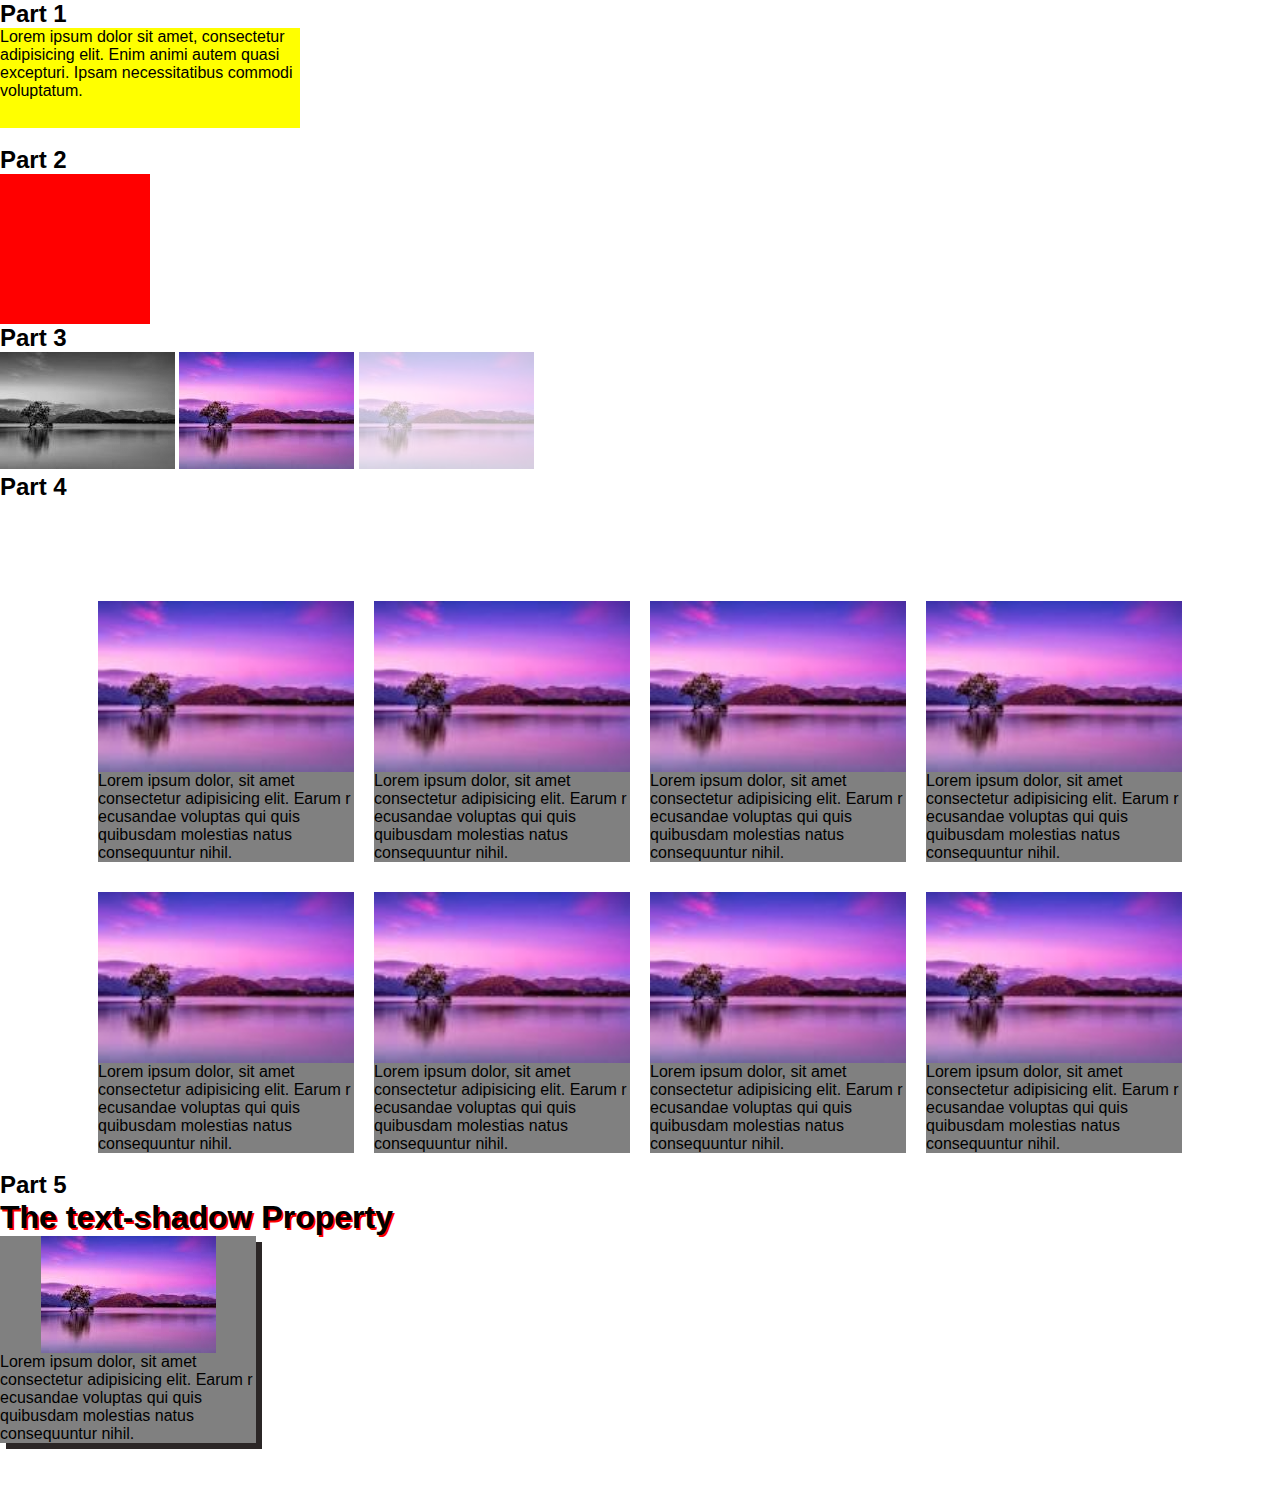
<file: Lab_4/index.html>
<!DOCTYPE html>
<html lang="en">

<head>
    <meta charset="UTF-8">
    <meta http-equiv="X-UA-Compatible" content="IE=edge">
    <meta name="viewport" content="width=device-width, initial-scale=1.0">
    <link rel="stylesheet" href="style.css">
    <title>Lab 4</title>
</head>

<body>
    <h2>Part 1</h2>
    <div class="original-div">
        <p> Lorem ipsum dolor sit amet, consectetur adipisicing elit. Enim animi autem quasi excepturi.
            Ipsam necessitatibus commodi voluptatum.</p>
    </div>
    <br>
    <h2>Part 2</h2>
    <div class="Q2">
    </div>
    <h2>Part 3</h2>
    <img class="grayscale-pic" src="pic.jpeg" alt="pic">
    <img class="blur-pic" src="pic.jpeg" alt="pic">
    <img class="opacity-pic" src="pic.jpeg" alt="pic">
    <h2>Part 4</h2>
    <div class="image-gallery">
        <div class="card">
            <img src="pic.jpeg" alt="">
            <p> Lorem ipsum dolor, sit amet consectetur adipisicing elit. Earum r
                ecusandae voluptas qui quis quibusdam molestias natus consequuntur
                nihil.</p>
        </div>
        <div class="card">
            <img src="pic.jpeg" alt="">
            <p> Lorem ipsum dolor, sit amet consectetur adipisicing elit. Earum r
                ecusandae voluptas qui quis quibusdam molestias natus consequuntur
                nihil.</p>
        </div>
        <div class="card">
            <img src="pic.jpeg" alt="">
            <p> Lorem ipsum dolor, sit amet consectetur adipisicing elit. Earum r
                ecusandae voluptas qui quis quibusdam molestias natus consequuntur
                nihil.</p>
        </div>
        <div class="card">
            <img src="pic.jpeg" alt="">
            <p> Lorem ipsum dolor, sit amet consectetur adipisicing elit. Earum r
                ecusandae voluptas qui quis quibusdam molestias natus consequuntur
                nihil.</p>
        </div>
        <div class="card">
            <img src="pic.jpeg" alt="">
            <p> Lorem ipsum dolor, sit amet consectetur adipisicing elit. Earum r
                ecusandae voluptas qui quis quibusdam molestias natus consequuntur
                nihil.</p>
        </div>
        <div class="card">
            <img src="pic.jpeg" alt="">
            <p> Lorem ipsum dolor, sit amet consectetur adipisicing elit. Earum r
                ecusandae voluptas qui quis quibusdam molestias natus consequuntur
                nihil.</p>
        </div>
        <div class="card">
            <img src="pic.jpeg" alt="">
            <p> Lorem ipsum dolor, sit amet consectetur adipisicing elit. Earum r
                ecusandae voluptas qui quis quibusdam molestias natus consequuntur
                nihil.</p>
        </div>
        <div class="card">
            <img src="pic.jpeg" alt="">
            <p> Lorem ipsum dolor, sit amet consectetur adipisicing elit. Earum r
                ecusandae voluptas qui quis quibusdam molestias natus consequuntur
                nihil.</p>
        </div>
    </div>
    <br>
    <h2>Part 5</h2>
    <h1>The text-shadow Property</h1>
    <div class="card1">
        <img src="pic.jpeg" alt="">
        <p> Lorem ipsum dolor, sit amet consectetur adipisicing elit. Earum r
            ecusandae voluptas qui quis quibusdam molestias natus consequuntur
            nihil.</p>
    </div>
    <br><br><br>
</body>

</html>
</file>
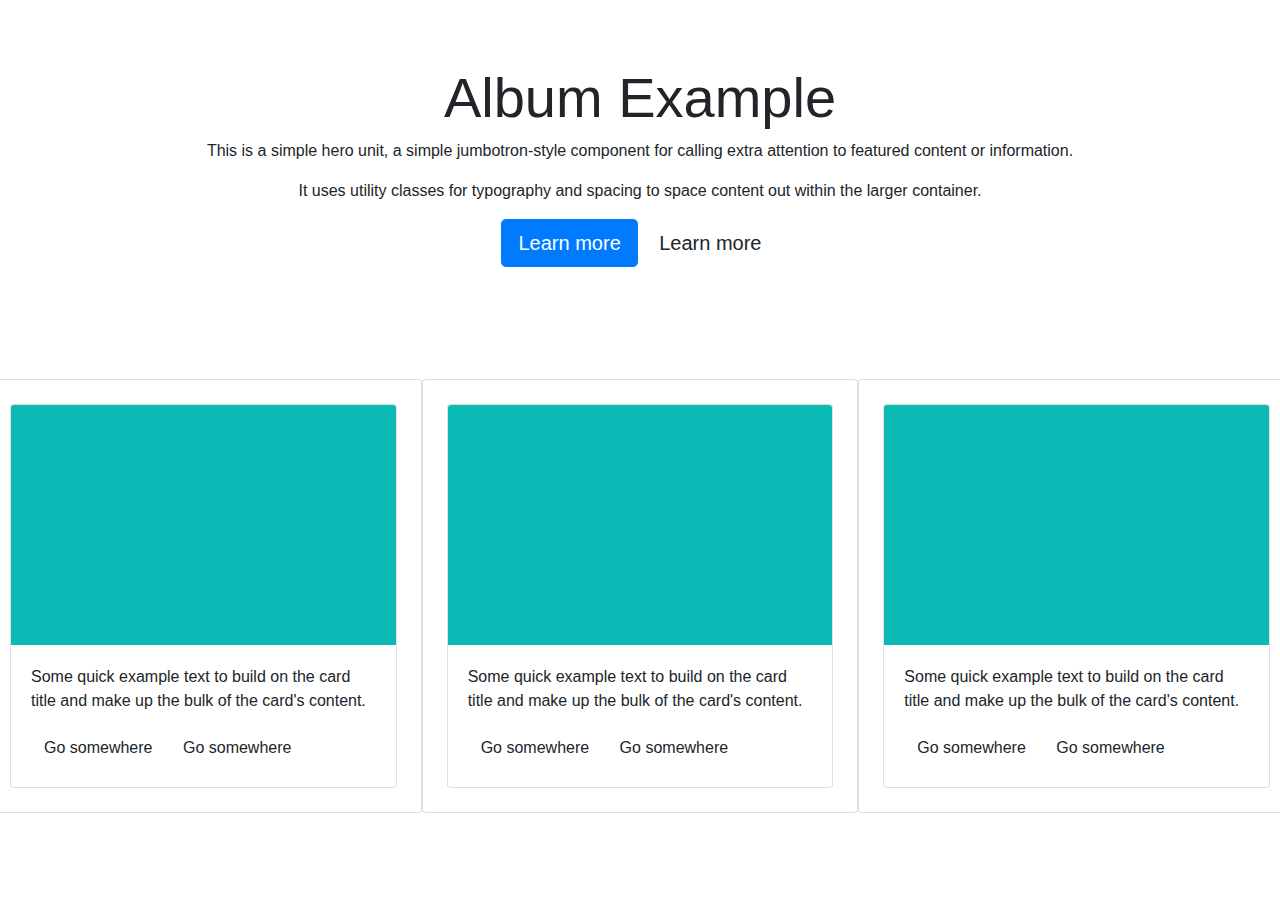
<file: Lab_5/index.html>
<!doctype html>
<html lang="en">

<head>
    <!-- Required meta tags -->
    <meta charset="utf-8">
    <meta name="viewport" content="width=device-width, initial-scale=1, shrink-to-fit=no">

    <!-- Bootstrap CSS -->
    <link rel="stylesheet" href="https://cdn.jsdelivr.net/npm/bootstrap@4.3.1/dist/css/bootstrap.min.css"
        integrity="sha384-ggOyR0iXCbMQv3Xipma34MD+dH/1fQ784/j6cY/iJTQUOhcWr7x9JvoRxT2MZw1T" crossorigin="anonymous">

    <title>Hello, world!</title>
</head>

<body>


    <!-- Optional JavaScript -->
    <!-- jQuery first, then Popper.js, then Bootstrap JS -->
    <script src="https://code.jquery.com/jquery-3.3.1.slim.min.js"
        integrity="sha384-q8i/X+965DzO0rT7abK41JStQIAqVgRVzpbzo5smXKp4YfRvH+8abtTE1Pi6jizo"
        crossorigin="anonymous"></script>
    <script src="https://cdn.jsdelivr.net/npm/popper.js@1.14.7/dist/umd/popper.min.js"
        integrity="sha384-UO2eT0CpHqdSJQ6hJty5KVphtPhzWj9WO1clHTMGa3JDZwrnQq4sF86dIHNDz0W1"
        crossorigin="anonymous"></script>
    <script src="https://cdn.jsdelivr.net/npm/bootstrap@4.3.1/dist/js/bootstrap.min.js"
        integrity="sha384-JjSmVgyd0p3pXB1rRibZUAYoIIy6OrQ6VrjIEaFf/nJGzIxFDsf4x0xIM+B07jRM"
        crossorigin="anonymous"></script>



    <div class="jumbotron bg-white text-center">
        <h1 class="display-4">Album Example</h1>
        <p>This is a simple hero unit, a simple jumbotron-style component for calling extra attention to featured
            content or information.</p>
        <p>It uses utility classes for typography and spacing to space content out within the larger container.</p>
        <p>
            <a class="btn btn-primary btn-lg" href="#" role="button">Learn more</a>
            <a class="btn btn-secondry btn-lg" href="#" role="button">Learn more</a>
        </p>
    </div>
    <div class="row">
        <div class="card col-sm-12 col-lg-6 col-xl-4 p-4">
            <div class="card">
                <img class="card-img-top" src="pic.png" alt="Card image cap">
                <div class="card-body">
                    <p class="card-text">Some quick example text to build on the card title and make up the bulk of the
                        card's content.</p>
                    <a href="#" class="btn btn-secondry lg-sm">Go somewhere</a>
                    <a href="#" class="btn btn-secondry lg-sm">Go somewhere</a>
                </div>
            </div>
        </div>
        <div class="card col-sm-12 col-lg-6 col-xl-4 p-4">
            <div class="card">
                <img class="card-img-top" src="pic.png" alt="Card image cap">
                <div class="card-body">
                    <p class="card-text">Some quick example text to build on the card title and make up the bulk of the
                        card's content.</p>
                    <a href="#" class="btn btn-secondry lg-sm">Go somewhere</a>
                    <a href="#" class="btn btn-secondry lg-sm">Go somewhere</a>
                </div>
            </div>
        </div>
        <div class="card col-sm-12 col-lg-6 col-xl-4 p-4">
            <div class="card">
                <img class="card-img-top" src="pic.png" alt="Card image cap">
                <div class="card-body">
                    <p class="card-text">Some quick example text to build on the card title and make up the bulk of the
                        card's content.</p>
                    <a href="#" class="btn btn-secondry lg-sm">Go somewhere</a>
                    <a href="#" class="btn btn-secondry lg-sm">Go somewhere</a>
                </div>
            </div>
        </div>
    </div>

</body>

</html>
</file>
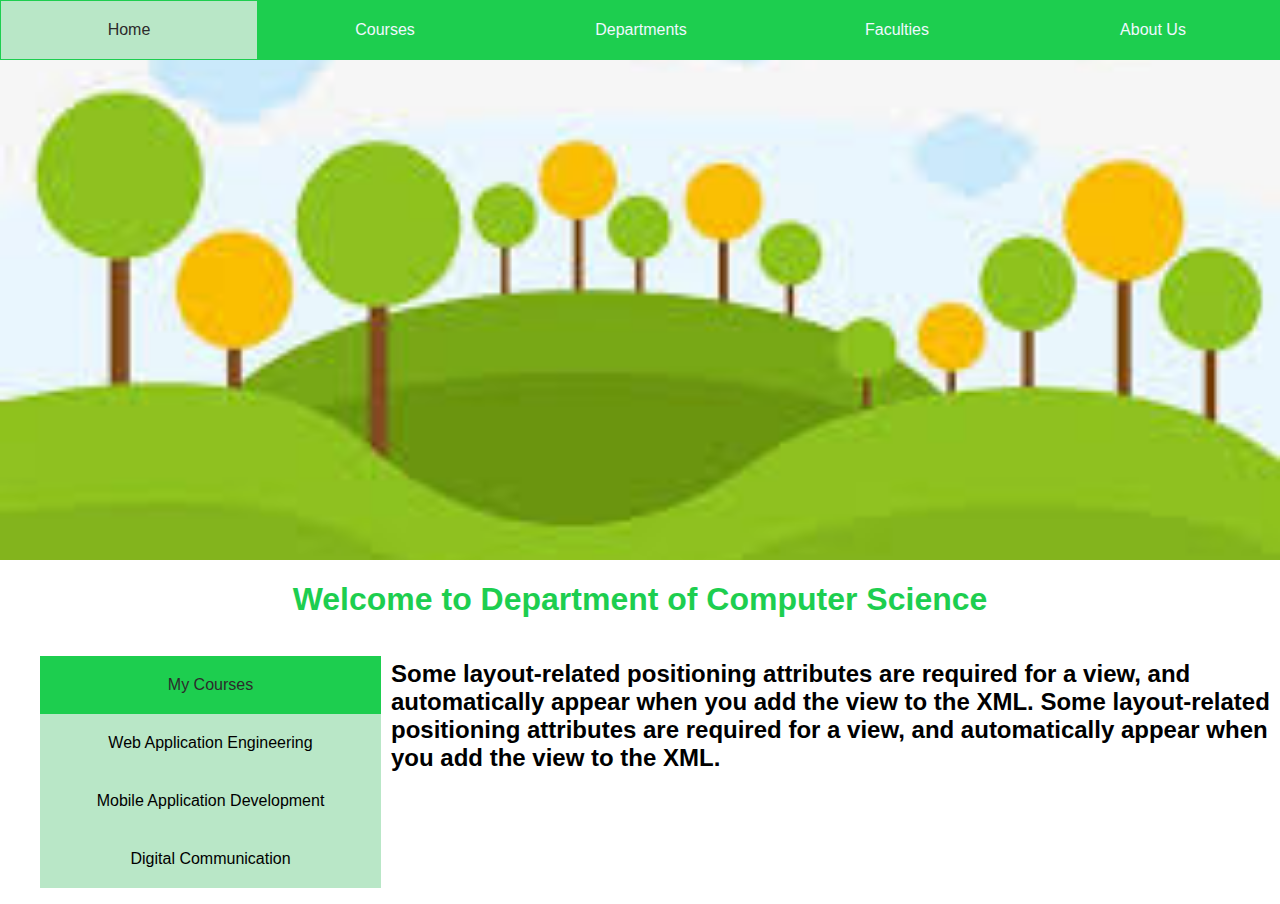
<file: LAB_3/lab_3.html>
<html>

<head>
    <link rel="stylesheet" href="styles.css">
</head>

<body>
    <div id="container">
        <div id="nav-bar">
            <ul>
                <li>
                    <a href="#" class="active1">Home</a>
                </li>
                <li>
                    <a href="#">Courses</a>
                </li>
                <li>
                    <a href="#">Departments</a>
                </li>
                <li>
                    <a href="#">Faculties</a>
                </li>
                <li>
                    <a href="#">About Us</a>
                </li>
            </ul>
        </div>
    </div>
    <div class="pic">
    </div>
    <h1>Welcome to Department of Computer Science</h1>
    <div class="left_main">
        <div id="left-nav">
            <ul style="flex-direction: column;">
                <li>
                    <a href="#" class="active2">My Courses</a>
                </li>
                <li>
                    <a href="#">Web Application Engineering</a>
                </li>
                <li>
                    <a href="#">Mobile Application Development
                    </a>
                </li>
                <li>
                    <a href="#">Digital Communication
                    </a>
                </li>
            </ul>
        </div>

        <div id="main-content">
            <h2>Some layout-related positioning attributes are required for a
                view, and automatically appear when you add the view to the
                XML. Some layout-related positioning attributes are required
                for a view, and automatically appear when you add the view
                to the XML. </h2>
        </div>
    </div>
</body>

</html>
</file>
<file: Lab_4/style.css>
*{
    font-family:'Gill Sans', 'Gill Sans MT', Calibri, 'Trebuchet MS', sans-serif;
    margin: 0;
    padding: 0;
    box-sizing: border-box;
}

.original-div{
    background-color: yellow;
    width: 300px;
    height: 100px;
    

}
.original-div:hover{
    display: block;
    transform: rotate(180deg);
}

/* second question */

.Q2{
    height: 150px;
    width: 150px;
    background-color: red;
  

}

.Q2:hover{
   
    animation-name: q2;
    animation-duration: 2s;

}
@keyframes q2{
    from{

    }
    to{
        transform: rotate(180deg);
        height: 300px;
        width: 300px;
    }   
}
.grayscale-pic {
    filter: grayscale(100%);
    
  }
  .blur-pic {
    filter: blur(100%);
  }
  .opacity-pic {
    filter: opacity(30%);
  }

  .image-gallery {
    margin-top: 100px ;
    display: flex;
    flex-wrap: wrap;
    column-gap: 20px;
    justify-content: center;
    align-items: center;
    row-gap: 30px;
  }
  .card {
    height: 20%;
    width: 20%;
    display: flex;
    flex-direction: column;
    background-color: gray;
    justify-content: center;
    align-items: center;
    padding: 0;
  }
  .card img{
    width: 100%;
  }

  h1 {
    text-shadow: 2px 2px #FF0000;
  }
  @media only screen and (max-width: 300px) {
 
    
    .card {
        height: 60%;
        width: 60%;
      }
  }

@media only screen and (min-width: 300px) {
   
   
    .card {
        height: 60%;
        width: 60%;
      }
  }
 
  /* Small devices (portrait tablets and large phones, 600px and up) */
  @media only screen and (min-width: 600px) {
  
    .card {
        height: 40%;
        width: 40%;
      }
  }
  
  /* Medium devices (landscape tablets, 768px and up) */
  @media only screen and (min-width: 768px) {
   
   
    .card {
        height: 40%;
        width: 40%;
        padding: 0;
      }
      .card>img{
        object-fit:fill;
      }
  } 
  
  /* Large devices (laptops/desktops, 992px and up) */
  @media only screen and (min-width: 992px) {
   
   
    .card {
        height: 20%;
        width: 20%;
      }
  } 
  
  /* Extra large devices (large laptops and desktops, 1200px and up) */
  @media only screen and (min-width: 1200px) {
   
   
    .card {
        height: 20%;
        width: 20%;
      }
   
  }
  .card1{
    box-shadow: 6px 6px #2b2626;
    height: 20%;
    width: 20%;
    display: flex;
    flex-direction: column;
    background-color: gray;
    justify-content: center;
    align-items: center;
    padding: 0;
        
}
</file>
<file: LAB_3/styles.css>
*{
    font-family: 'Gill Sans', 'Gill Sans MT', Calibri, 'Trebuchet MS', sans-serif;
}
body{
  
    background-color: white;
    margin: 0;
    padding: 0;
    text-align: center;
}


#nav-bar{
    width: 100%;
    background-color: rgb(107, 103, 103);
    height: auto;
    border: 1px solid  #1dce4f;
}

#nav-bar ul{
    list-style-type: none;
    padding: 0px;
    margin: 0px;
    width: 100%;
    display: flex;
    flex-direction: row;
}
#nav-bar li{
    width: 20%;
   
}

.active1{
    color: rgb(44, 43, 43) !important;
    background-color: #b9e7c7 !important;
}

#nav-bar a {
    text-decoration: none;
    color: aliceblue;
    background-color:  #1dce4f;
    padding: 20px;
    display: block;
}

#nav-bar a:hover{
    color: rgb(44, 43, 43);
    background-color: #b9e7c7;
}

/* #left-nav{
    width: 20% !important;
    float: left;
} */
.pic{
    height: 500px;
    background-image: url(image.jpg);
    background-size: cover;
    background-size: 100%;
    background-position: center; 
}
body h1{
    color: #1dce4f;
}
.left_main{
    display: flex;
}
#left-nav{
    flex: 0.3;
}
#left-nav ul{
    list-style-type: none;
}
#left-nav a{
    text-decoration: none;
    color: black; 
    padding: 20px;  
    background-color:  #b9e7c7;
    display: block;
}
.active2{
    color: rgb(44, 43, 43) !important;
    background-color: #1dce4f !important;
}
#main-content{
    flex: 0.7;
    text-align: left;
    padding-left: 10px;
}
</file>
